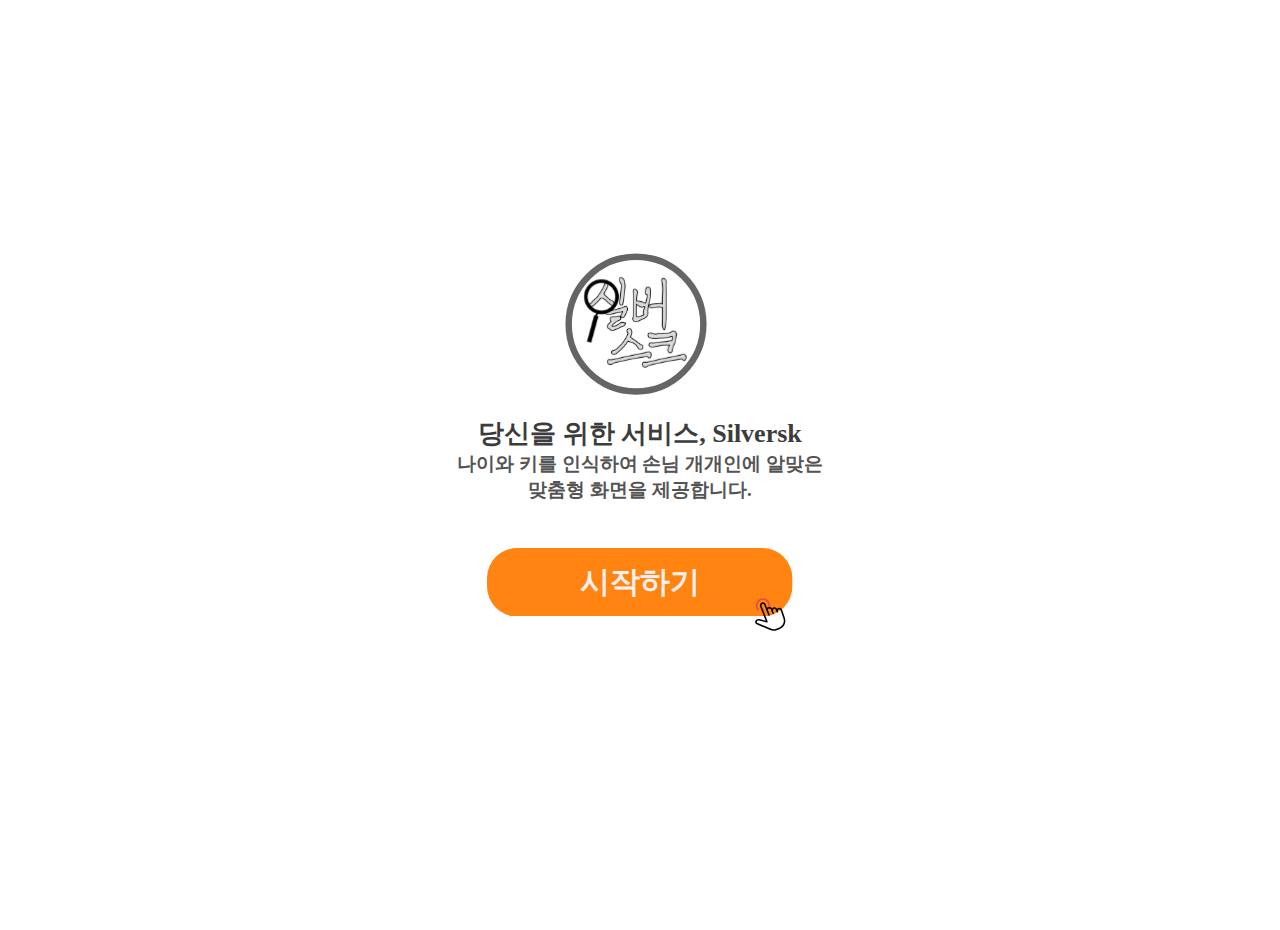
<file: index.html>
<!DOCTYPE html>
<html>
<head>
    <title>Test Box</title>
    <style>
        html, body {
            height: 100%;
            margin: 0;
            padding: 0;
            max-width: 428px;
            max-height: 926px;
            margin: 0 auto;
        }

        .container { 
            height: 100vh;
            display: flex;
            flex-direction: column;
            justify-content: center;
            align-items: center;
            position: relative;
            overflow: hidden;
            padding-bottom: 30px; /* Add padding-bottom here */
        }

        .headline {
            color: #3C3C3C;
            font-family: Inter;
            font-size: 26px;
            font-style: normal;
            font-weight: 600;
            line-height: normal;
        }

        .text {
            color: #545454;
            text-align: center;
            font-family: Inter;
            font-size: 19px;
            font-style: normal;
            font-weight: 600;
            line-height: normal;   
            margin-bottom: 5vh;         
        }

        .image {
            display: block;
            width: 175px;
            height: 175px;
            flex-shrink: 0;
            margin: 0 auto;
        }

        .image-button {
            cursor: pointer;
            position: relative;
           
            width: 305.388px;
            height: 68.577px;
        }

        .image-button img {
            width: 100%;
            height: 100%;
            object-fit: cover;
        }

        .image-button span {
            position: absolute;
            top: 50%;
            left: 50%;
            transform: translate(-50%, -50%);
            
            color: #FFF0F0;
            text-align: center;
            font-family: Inter;
            font-size: 30px;
            font-style: normal;
            font-weight: 700;
            line-height: normal;
            
        }
        .finger-image {
            position: relative;
            width: 50px;
            height: 38.636px;
            transform: translate(130px, -20px);
        }
    </style>
</head>
<body>
    <div class="container">
        <img class="image" src="svg/logo.svg">
        <div class="headline">당신을 위한 서비스, Silversk</div>
        <div class="text"><b>나이</b>와 <b>키</b>를 인식하여 손님 개개인에 알맞은<br>맞춤형 화면을 제공합니다.</div>
        <div class="image-button" id="imageButton">
            <img class="image" src="svg/startBtn.svg" alt="start_btn Image">
            <span>시작하기</span>
            
        </div>
        <div>
            <img class="finger-image" src="svg/finger.svg">
        </div>      
    </div>

    <script>
        
        function goToAnotherPage() {
            window.location.href = "pre-order.html";
        }

        const imageButton = document.getElementById("imageButton");
        
        imageButton.addEventListener("click", goToAnotherPage);
    </script>

</body>
</html>
</file>
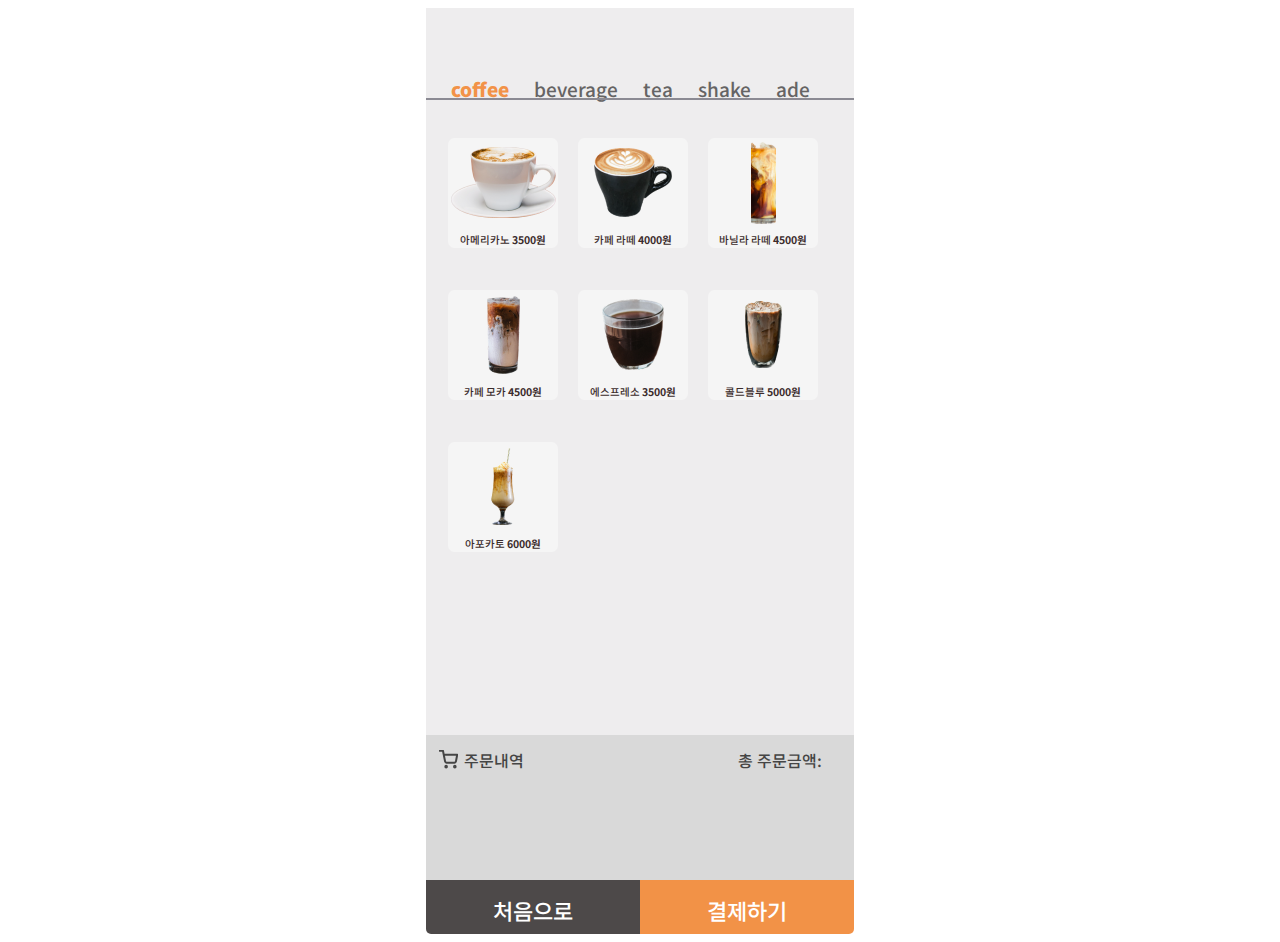
<file: basicMode-order.html>
<!DOCTYPE html>
<html>
<head>
    <title>Menu Board</title>
    <link rel="stylesheet" href="styles.css">
</head>
<body>
    <div class="full-screen">
        <div class="categories">
            <!--js로 추가됨-->
        </div>

        <div class="categories-hr"></div>

        <div class="menu-items">
            <!--js로 추가됨-->
        </div>

        <div class="basket">
            <div class="basket-index">
                <div class="order-section"> <!-- 새로운 div 추가 -->
                    <img src="src/svg/shopping-cart.svg">
                    <span class="order-detail">주문내역</span>
                </div>
                <span class="total-amount">총 주문금액: <span id="total-price"></span></span>
            </div>
            
            <div class="basket-menus">
                
            </div>
        </div>

        <div class="btn-container">
            <div class="back-btn">
                <p>처음으로</p>
            </div>
            <div class="order-btn">
                <p>결제하기</p>
            </div>
        </div>
        <div id="modal" class="modal">
            
        </div>

    </div> <!--full-screen-->
    <script src="basicMode-script.js"></script>
</body>
</html>
</file>
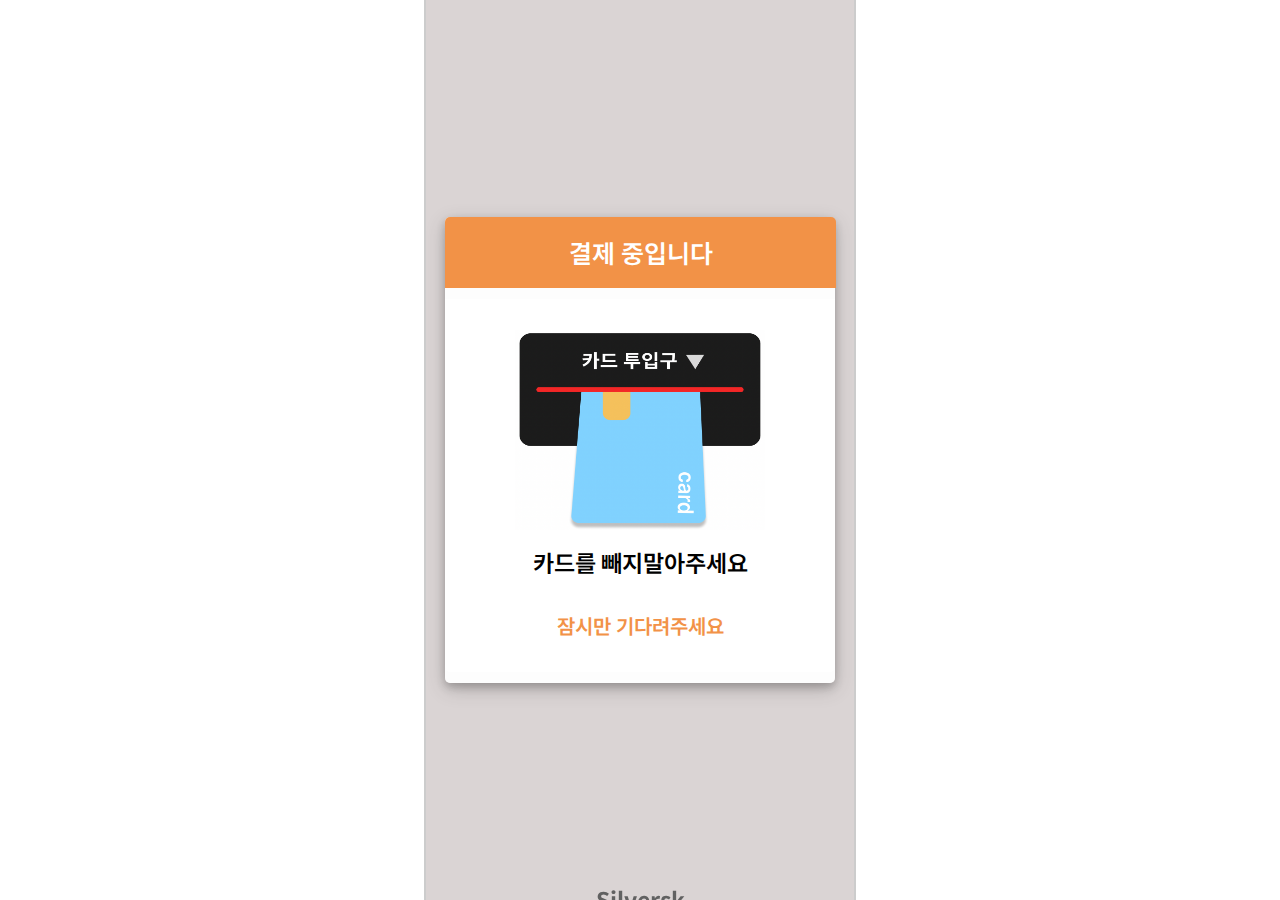
<file: creditcard.html>
<!DOCTYPE html>
<html lang="en">
<head>
    <title>Document</title>
    <style>
        @import url('https://fonts.googleapis.com/css2?family=Noto+Sans+KR&display=swap');
        @import url('https://fonts.googleapis.com/css2?family=Noto+Sans+KR:wght@700&display=swap');
        .fullscreen {            
            width: 428px;
            height: 926px;
            display: flex;
            flex-direction: column;
            justify-content: center;
            align-items: center;
            background-color: rgba(211, 204, 204, 0.85);
            border: solid 2px #ccc;
            position: fixed;
            top: 50%;
            left: 50%;
            transform: translate(-50%, -50%);
        }

        #silversk-modal {
            width: 389.665px;
            height: 466.063px;
            display: flex;
            flex-direction: column;
            background: rgba(255, 255, 255, 0.95);
            border-radius: 5px;
            box-shadow: 0 4px 8px 0 rgba(0, 0, 0, 0.2), 0 6px 20px 0 rgba(0, 0, 0, 0.19);
        }

        #silversk-modal-top{
            width: 391px;
            height: 71px;
            flex-shrink: 0;
            border-radius: 5px 5px 0px 0px;
            background: #F29247;

            display: flex;
            justify-content: center; /* 수평 방향 중앙 정렬 */
            align-items: center; /* 수직 방향 중앙 정렬 */

            color: #FFF;
            font-family: 'Noto Sans KR', sans-serif;
            font-size: 25px;
            font-style: normal;
            font-weight: 600;
            line-height: normal;
        }
        #silversk-modal-content {
            position: relative;
            border-radius: 0px 0px 5px 5px;
            background: #FFF;
            margin: auto;
            width: 389.665px;
            height: 372.338px;
            flex-shrink: 0;            
            /* box-shadow: 0 4px 8px 0 rgba(0,0,0,0.2),0 6px 20px 0 rgba(0,0,0,0.19); */
            /*-webkit-animation-name: animatetop;
            -webkit-animation-duration: 0.4s;
            animation-name: animatetop;
            animation-duration: 0.4s; */
            display: flex;
            flex-direction: column;
            align-items: center;
            justify-content: center;
        }
        #silversk-modal-content h1{
            color: #000;
            font-family: 'Noto Sans KR', sans-serif;
            font-size: 23px;
            font-style: normal;
            font-weight: 600;
            line-height: normal;
            text-align: center; /* 추가: 텍스트 가운데 정렬 */
                
            
        }
        #silversk-modal-content h2{
            color: #F29247;
            font-family: 'Noto Sans KR', sans-serif;
            font-size: 20px;
            font-style: normal;
            font-weight: 600;
            line-height: normal;
            margin-bottom: 31px;
            text-align: center; /* 추가: 텍스트 가운데 정렬 */
            
        }
        #image{
            width: 250px;
            height: 200px;
            flex-shrink: 0;
            margin-top: 30px;
           
        }
        .silversk-text {
            position: fixed;
            left: 50%;
            top: 95%;
            transform: translateX(-50%);
            color: #616161;
            font-family: 'Noto Sans KR', sans-serif;
            font-size: 23px;
            font-style: normal;
            font-weight: 700;
            line-height: normal;
        }

        .print{
            display: flex;
            flex-direction: row;
        }

        .print-bill{
            color: #FFF;
            font-family: 'Noto Sans KR', sans-serif;
            font-size: 23px;
            font-style: normal;
            font-weight: 600;
            line-height: normal;

            display: flex;
            justify-content: center; /* 수평 방향 중앙 정렬 */
            align-items: center; /* 수직 방향 중앙 정렬 */

            

            width: 164px;
            height: 61px;
            flex-shrink: 0;
            border-radius: 10px;
            background: #A3A5A8;
        }
        .print-ordernumber{
            color: #FFF;
            font-family: 'Noto Sans KR', sans-serif;
            font-size: 23px;
            font-style: normal;
            font-weight: 600;
            line-height: normal;

            display: flex;
            justify-content: center; /* 수평 방향 중앙 정렬 */
            align-items: center; /* 수직 방향 중앙 정렬 */

            margin-left: 24px;

            width: 164px;
            height: 61px;
            flex-shrink: 0;
            border-radius: 10px;
            background: #F29247;
        }
    </style>
</head>
<body>
    <div class ="fullscreen">
        <div id="silversk-modal" >
            <div id="silversk-modal-top">결제 중입니다</div>
            <div id="silversk-modal-content">
                <img id="image" src="src/payment_creditcard.png">
                <h1 id="basic-text">카드를 빼지말아주세요</h1>
                <h2 id="highlight-text">잠시만 기다려주세요</h2>          
            </div>
        </div>
        <h1 class="silversk-text">Silversk</h1>
    </div>
        

    <script>
        var silverskModalContent = document.getElementById("silversk-modal-content");

        //var top = document.getElementById("silversk-modal-top"); 왜인지 안먹어서 직접접근 함
        var image = document.getElementById("image");
        var basicText = document.getElementById("basic-text");
        var highlightText = document.getElementById("highlight-text");

        setTimeout(changeText, 3000);

        function changeText() {                
            document.getElementById("silversk-modal-top").textContent = "주문이 완료되었습니다"; //직접 접근
            basicText.textContent = "메뉴가 준비되면 안내해 드리겠습니다."; 
            highlightText.textContent = "주문 영수증을 출력하시겠습니까?"; 
            image.src = "src/bill.png";
            image.style.width = '220px';
            image.style.height = '140px';

            const print = document.createElement('div');
            print.classList.add('print');
            const printBill = document.createElement('div');
            printBill.classList.add('print-bill');
            printBill.textContent = '영수증만 출력';

            const printOrderNumber = document.createElement('div');
            printOrderNumber.classList.add('print-ordernumber');
            printOrderNumber.textContent = '주문번호만 출력';

            print.appendChild(printBill);
            print.appendChild(printOrderNumber);

            silverskModalContent.appendChild(print);

        }

    </script>
</body>
</html>
</file>
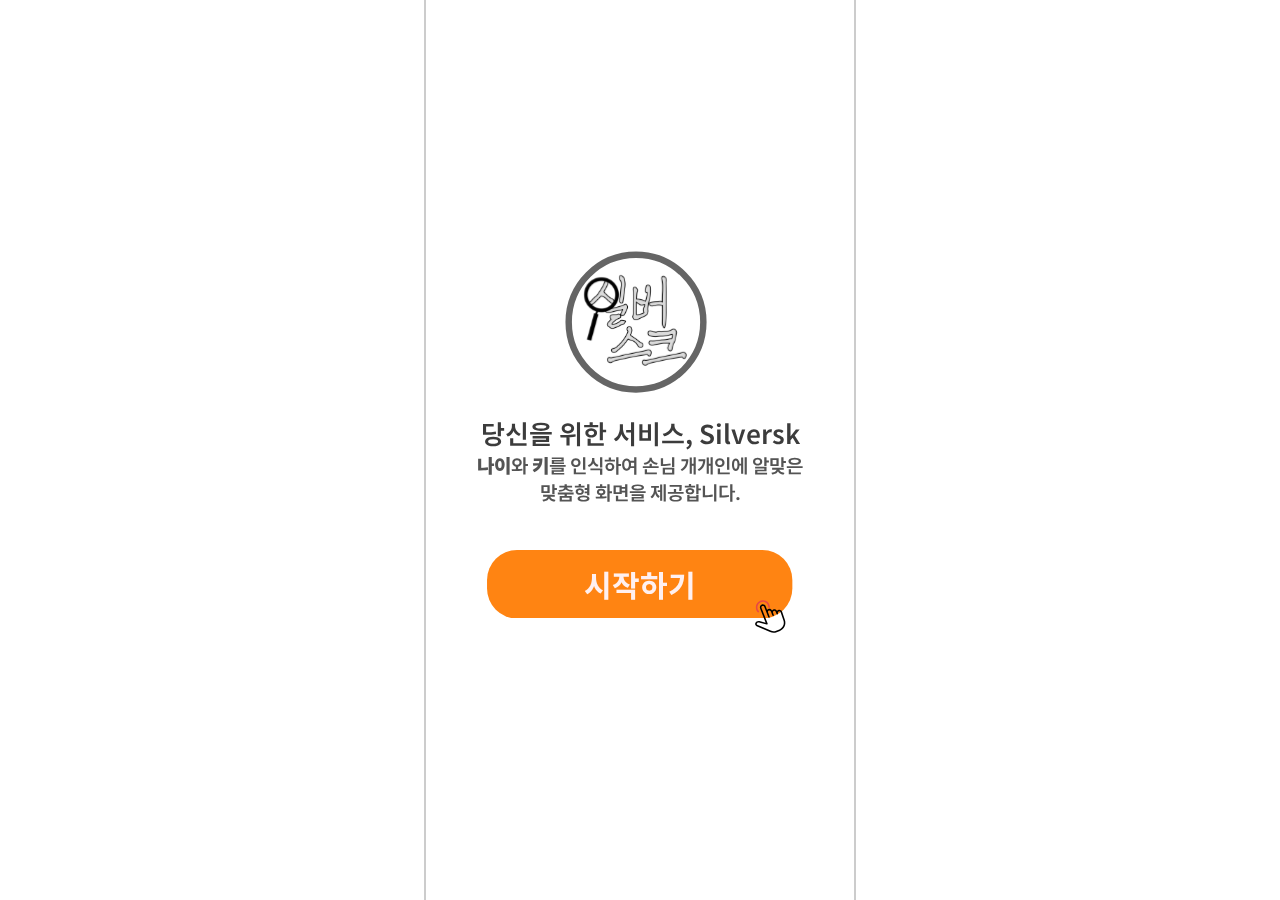
<file: intro.html>
<!DOCTYPE html>
<html>
<head>
    <title>Test Box</title>
    <style>
        @import url('https://fonts.googleapis.com/css2?family=Noto+Sans+KR&display=swap');
        .fullscreen { 
            width: 428px;
            height: 926px;
            display: flex;
            flex-direction: column;
            justify-content: center;
            align-items: center;
            border: solid 2px #ccc;
            position: fixed;
            top: 50%;
            left: 50%;
            transform: translate(-50%, -50%);
        }

        .headline {
            color: #3C3C3C;
            font-family: 'Noto Sans KR', sans-serif;
            font-size: 26px;
            font-style: normal;
            font-weight: 600;
            line-height: normal;
        }

        .text {
            color: #545454;
            text-align: center;
            font-family: 'Noto Sans KR', sans-serif;
            font-size: 19px;
            font-style: normal;
            font-weight: 600;
            line-height: normal;   
            margin-bottom: 5vh;         
        }

        .image {
            display: block;
            width: 175px;
            height: 175px;
            flex-shrink: 0;
            margin: 0 auto;
        }

        .image-button {
            cursor: pointer;
            position: relative;
           
            width: 305.388px;
            height: 68.577px;
        }

        .image-button img {
            width: 100%;
            height: 100%;
            object-fit: cover;
        }

        .image-button span {
            position: absolute;
            top: 50%;
            left: 50%;
            transform: translate(-50%, -50%);
            
            color: #FFF0F0;
            text-align: center;
            font-family: 'Noto Sans KR', sans-serif;
            font-size: 30px;
            font-style: normal;
            font-weight: 700;
            line-height: normal;
            
        }
        .finger-image {
            position: relative;
            width: 50px;
            height: 38.636px;
            transform: translate(130px, -20px);
        }
    </style>
</head>
<body>
    <div class="fullscreen">
        <img class="image" src="src/svg/logo.svg">
        <div class="headline">당신을 위한 서비스, Silversk</div>
        <div class="text"><b>나이</b>와 <b>키</b>를 인식하여 손님 개개인에 알맞은<br>맞춤형 화면을 제공합니다.</div>
        <div class="image-button" id="imageButton">
            <img class="image" src="src/svg/startBtn.svg" alt="start_btn Image">
            <span>시작하기</span>
            
        </div>
        <div>
            <img class="finger-image" src="src/svg/finger.svg">
        </div>      
    </div>

    <script>
        
        function goToAnotherPage() {
            window.location.href = "silverBot.html";
        }

        const imageButton = document.getElementById("imageButton");
        
        imageButton.addEventListener("click", goToAnotherPage);
    </script>

</body>
</html>
</file>
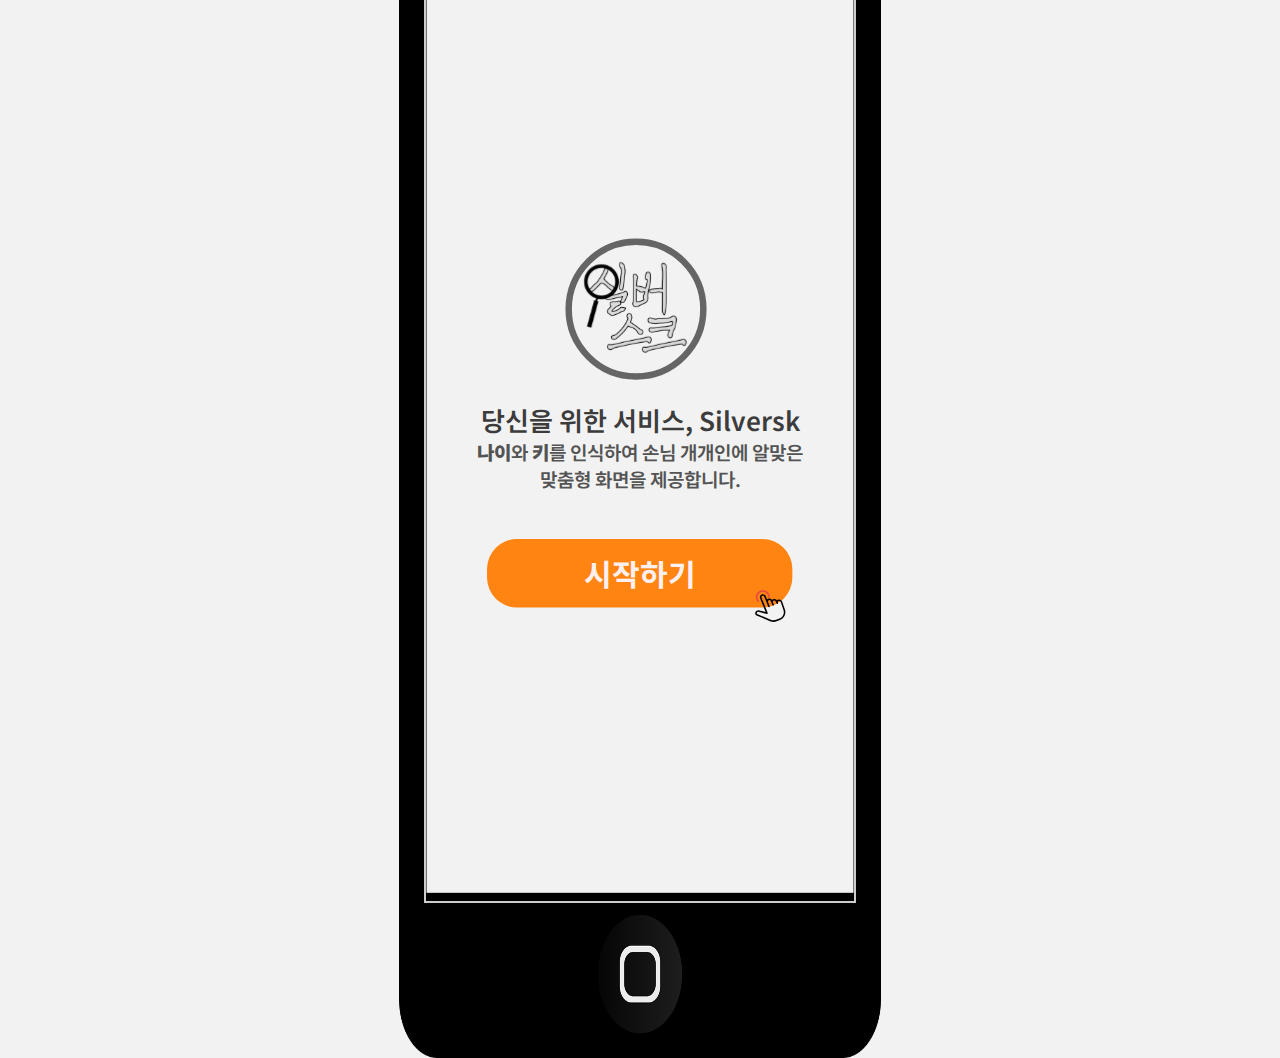
<file: order.html>
<!DOCTYPE html>
<html lang="en">
<head>
    <style>
        body {
            display: flex;
            justify-content: center;
            align-items: center;
            height: 100vh;
            background-color: #f2f2f2;
        }

        .kiosk {
            position: relative;
            width: 482px;
            height: 1200px;
        }

        .kiosk-image {
            position: absolute;
            width: 100%;
            height: 100%;
            z-index: 1;
        }

        .kiosk-screen {
            position: absolute;
            top: 105px;  /* Adjust these values to fit the iframe into the smartphone screen */
            left: 16px;
            width: 450px;
            height: 950px;
            z-index: 2;
        }

    </style>
</head>
<body>

<div class="kiosk">
    <img src="src/kiosk.png" alt="kiosk Image" class="kiosk-image">
    <iframe src="intro.html" frameborder="0" class="kiosk-screen"></iframe>
</div>

</body>
</html>
</file>
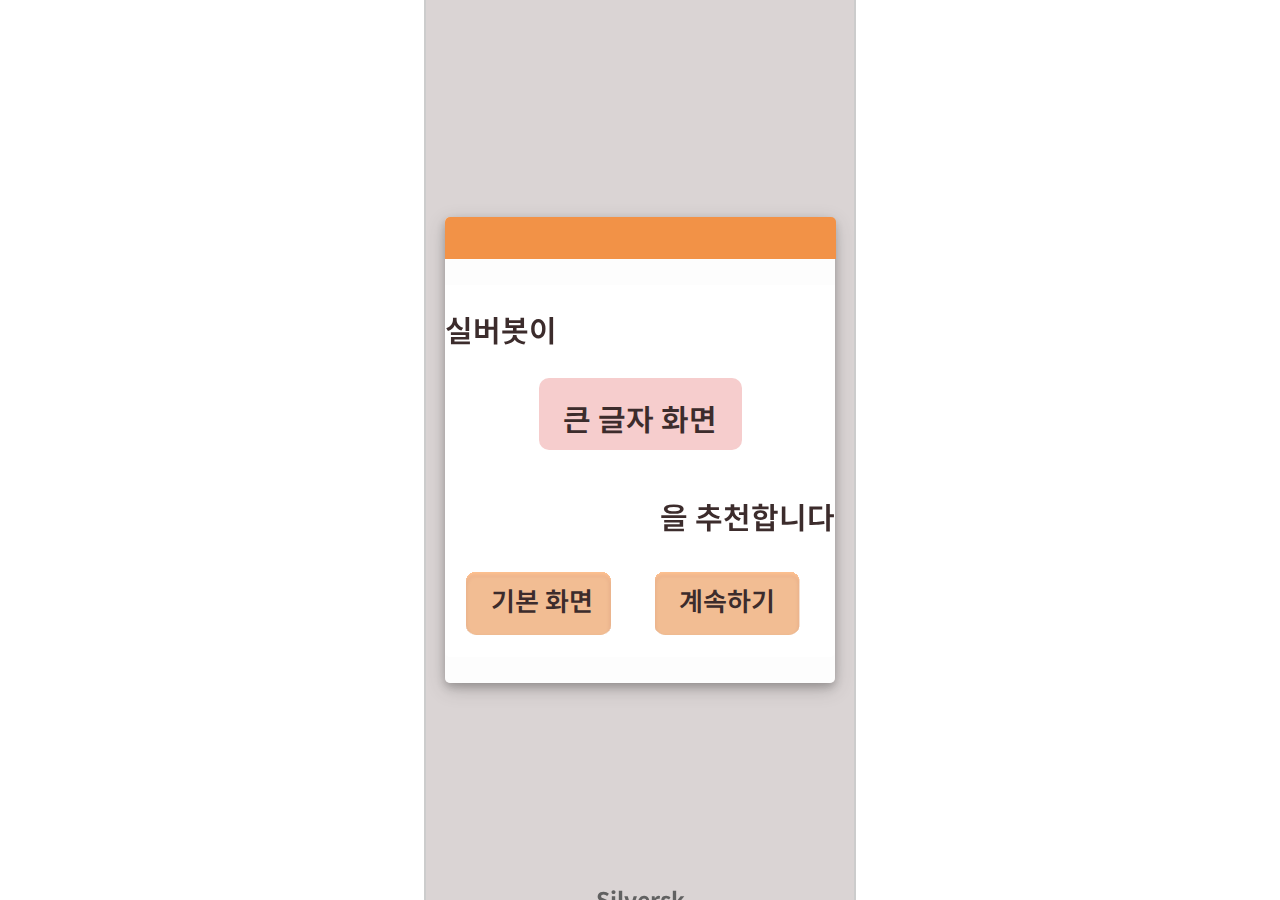
<file: recommend.html>
<!DOCTYPE html>
<html lang="en">
<head>
    <title>Document</title>
    <style>
        @import url('https://fonts.googleapis.com/css2?family=Noto+Sans+KR&display=swap');
        

        .fullscreen {            
            width: 428px;
            height: 926px;
            display: flex;
            flex-direction: column;
            justify-content: center;
            align-items: center;
            background-color: rgba(211, 204, 204, 0.85);
            border: solid 2px #ccc;
            position: fixed;
            top: 50%;
            left: 50%;
            transform: translate(-50%, -50%);
        }

        #silversk-modal {
            width: 389.665px;
            height: 466.063px;
            display: flex;
            flex-direction: column;
            background: rgba(255, 255, 255, 0.95);
            border-radius: 5px;
            box-shadow: 0 4px 8px 0 rgba(0, 0, 0, 0.2), 0 6px 20px 0 rgba(0, 0, 0, 0.19);
        }
        .silversk-modal-top{
            width: 391.31px;
            height: 41.998px;
            flex-shrink: 0;
            border-radius: 5px 5px 0px 0px;
            background: #F29247;
        }
        .silversk-modal-content {
            position: relative;
            border-radius: 0px 0px 5px 5px;
            background: #FFF;
            margin: auto;
            width: 389.665px;
            height: 372.338px;
            flex-shrink: 0;            
            /* box-shadow: 0 4px 8px 0 rgba(0,0,0,0.2),0 6px 20px 0 rgba(0,0,0,0.19); */
            /*-webkit-animation-name: animatetop;
            -webkit-animation-duration: 0.4s;
            animation-name: animatetop;
            animation-duration: 0.4s; */
            display: flex;
            flex-direction: column;
            align-items: center;
            justify-content: center;
            color: #3C2C2C;

            
        }
        .silversk-modal-content h1,
        .silversk-modal-content h2,
        .silversk-modal-content h3 {
            font-family: 'Noto Sans KR', sans-serif;
            font-size: 30px;
            font-style: normal;
            font-weight: 600;
            line-height: normal;
            display: inline-block; /* 수정: 인라인 블록 요소로 변경 */
            z-index: 2; 
            transform: translateY(-110%);
        }
        .silversk-modal-content h1 {
            margin-top: 10;
            align-self: flex-start;
        }
        .silversk-modal-content h2 {
            margin-top: 10;           
            text-align: center;
        }
        .silversk-modal-content h3 {
            margin-top: 10;
            align-self: flex-end;
        }
        .btn-container{
            display: flex;
            flex-direction: row;
        }
        .silversk-text {
            position: fixed;
            left: 50%;
            top: 95%;
            transform: translateX(-50%);
            color: #616161;
            font-family: 'Noto Sans KR', sans-serif;
            font-size: 23px;
            font-style: normal;
            font-weight: 700;
            line-height: normal;
        }
        .btn-image{
            width: 136px;
            height: 59px;
            flex-shrink: 0;
        }
        #basic-mode-btn {
            cursor: pointer;
            position: relative;
            flex-shrink: 0;
        
        }

        #basic-mode-btn img {
            width: 100%;
            height: 100%;
            object-fit: cover;
            transform: translate(-20%,-70%);
        }

        #basic-mode-btn span {
            position: absolute;
            top: 50%;
            left: 50%;
            transform: translate(-75%, -180%);
            
            color: #3C2C2C;
            font-family: 'Noto Sans KR', sans-serif;
            font-size: 26px;
            font-style: normal;
            font-weight: 600;
            line-height: normal;
            white-space: nowrap;
            
        }

        #continue-mode-btn {
            cursor: pointer;
            position: relative;
            flex-shrink: 0;
        }

        #continue-mode-btn img {
            width: 100%;
            height: 100%;
            object-fit: cover;
            transform: translate(10%,-70%);
        }

        #continue-mode-btn span {
            position: absolute;
            top: 50%;
            left: 50%;
            transform: translate(-35%, -180%);
            
            color: #3C2C2C;
            font-family: 'Noto Sans KR', sans-serif;
            font-size: 26px;
            font-style: normal;
            font-weight: 600;
            line-height: normal;
            white-space: nowrap;
            
        }
        .highlight{
            transform: translate(0px, 115px);
            z-index: 1;
        }
    </style>
</head>
<body>
    <div class="fullscreen">
        <div id="silversk-modal" >
            <div class="silversk-modal-top"></div>
            <div class="silversk-modal-content">
                <img class="highlight" src="src/svg/highlight.svg">
                <h1>실버봇이</h1> 
                <h2>큰 글자 화면</h2> 
                <h3>을 추천합니다</h3>   
                <div class="btn-container">
                    <div id="basic-mode-btn">
                        <img class="btn-image" src="src/svg/btn.svg" alr="basic_btn">
                        <span>기본 화면</span>
                    </div>
                    <div id="continue-mode-btn">
                        <img class="btn-image" src="src/svg/btn.svg" alr="continue_btn">
                        <span>계속하기</span>
                    </div>
                    <div id="continue">

                    </div>
                </div>
            </div>
        </div>

        <h1 class="silversk-text">Silversk</h1>
    </div>
    <script>

        function goToBasicMode() {
            window.location.href = "basicMode-order.html";
        }
        function goToSilverMode() {
            window.location.href = "silverMode-order.html";
        }

        const basicButton = document.getElementById("basic-mode-btn");
        const continueButton = document.getElementById("continue-mode-btn");
        
        basicButton.addEventListener("click", goToBasicMode);
        continueButton.addEventListener("click", goToSilverMode);
        

    </script>
</body>
</html>
</file>
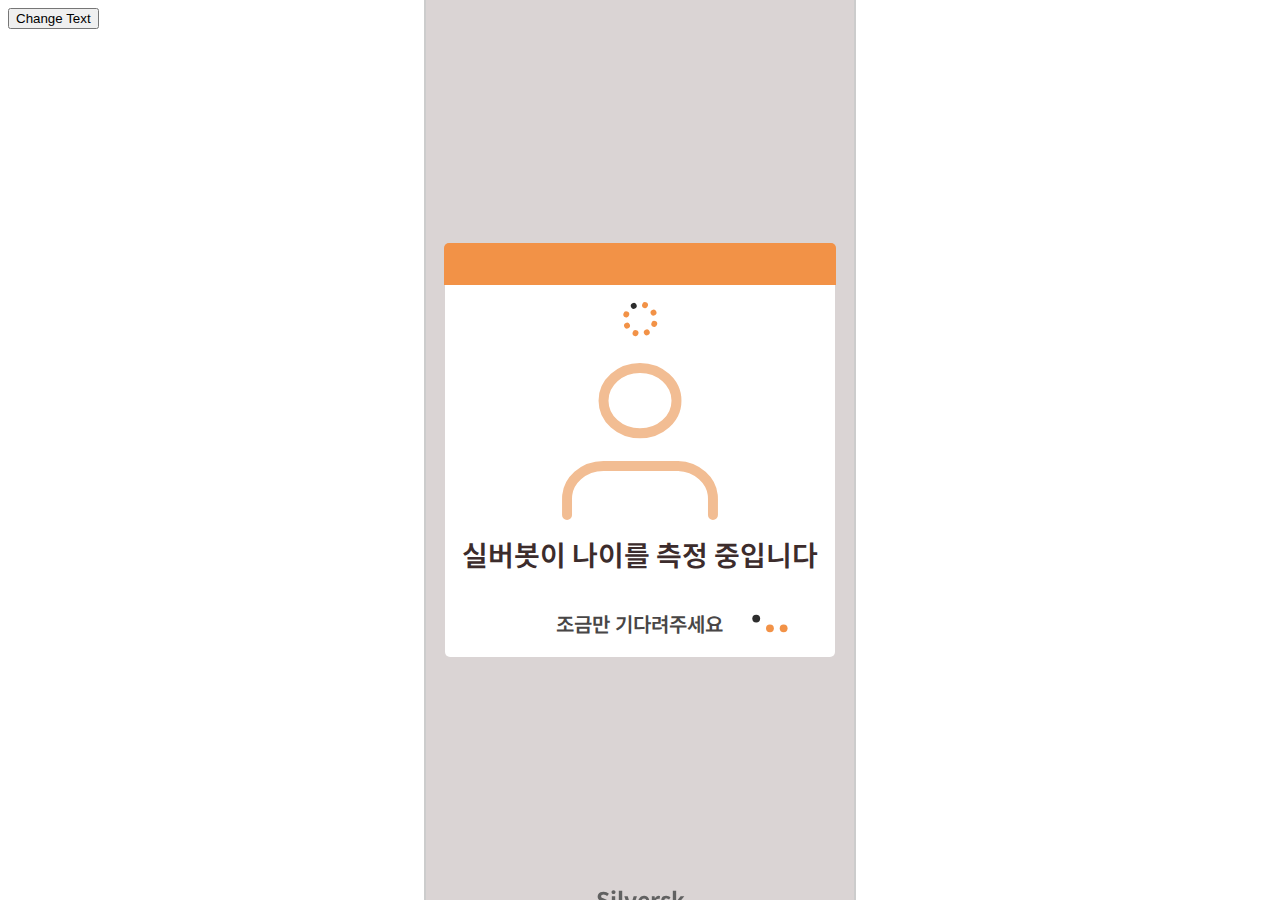
<file: silverBot.html>
<!DOCTYPE html>
<html lang="en">
<head>
    <title>Document</title>
    <style>
        @import url('https://fonts.googleapis.com/css2?family=Noto+Sans+KR&display=swap');

        .fullscreen {            
            width: 428px;
            height: 926px;
            display: flex;
            flex-direction: column;
            justify-content: center;
            align-items: center;
            background-color: rgba(211, 204, 204, 0.85);
            border: solid 2px #ccc;
            position: fixed;
            top: 50%;
            left: 50%;
            transform: translate(-50%, -50%);
        }

        .silversk-modal {
            width: 389.665px;
            height: 466.063px;
            display: flex;
            flex-direction: column;
            background: rgba(255, 255, 255, 0.95);
            border-radius: 5px;
            box-shadow: 0 4px 8px 0 rgba(0, 0, 0, 0.2), 0 6px 20px 0 rgba(0, 0, 0, 0.19);
        }
        .silversk-modal-top{
            width: 391.31px;
            height: 41.998px;
            flex-shrink: 0;
            border-radius: 5px 5px 0px 0px;
            background: #F29247;
            margin: auto;
        }
        .silversk-modal-content {
            position: relative;
            border-radius: 0px 0px 5px 5px;
            background: #FFF;
            margin: auto;
            width: 389.665px;
            height: 372.338px;
            flex-shrink: 0;            
            /* box-shadow: 0 4px 8px 0 rgba(0,0,0,0.2),0 6px 20px 0 rgba(0,0,0,0.19); */
            /*-webkit-animation-name: animatetop;
            -webkit-animation-duration: 0.4s;
            animation-name: animatetop;
            animation-duration: 0.4s; */
            display: flex;
            flex-direction: column;
            align-items: center;
            justify-content: center;
        }
        .silversk-modal-content h1{
            color: #3C2C2C;
            font-family: 'Noto Sans KR', sans-serif;
            font-size: 28px;
            font-style: normal;
            font-weight: 600;
            text-align: center; /* 추가: 텍스트 가운데 정렬 */
                
            
        }
        .silversk-modal-content h2{
            color: #484646;
            font-family: 'Noto Sans KR', sans-serif;
            font-size: 20px;
            font-style: normal;
            font-weight: 600;
            line-height: normal;
            margin-bottom: 31px;
            text-align: center; /* 추가: 텍스트 가운데 정렬 */
            
        }
        .circles-image{
            width: 48px;
            height: 48px;
            flex-shrink: 0;
            margin-top: 70px;
        }
        .user-image{
            width: 220px;
            height: 197px;
            flex-shrink: 0;
            margin-bottom: -25px;
        }
        .dots-image{
            width: 48px;
            height: 48px;
            flex-shrink: 0;
            transform: translate(130px, -65px);
        }
        .silversk-text {
            position: fixed;
            left: 50%;
            top: 95%;
            transform: translateX(-50%);
            color: #616161;
            font-family: 'Noto Sans KR', sans-serif;
            font-size: 23px;
            font-style: normal;
            font-weight: 700;
            line-height: normal;
        }
        .error-image{
            position: fixed;
            top: 50%;
            left: 50%;
            width: 101px;
            height: 89.033px;
            flex-shrink: 0;
            transform: translate(-50%, -50%);

        }
    </style>
</head>
<body>
    <div class="fullscreen">
        <div id="silversk-modal" >
            <div class="silversk-modal-top"></div>
            <div class="silversk-modal-content">
                <img class="circles-image" src="src/svg/silverBot/circles.svg">
                <img class="user-image" id="user-image">
                <h1 id="measure-text">실버봇이 나이를 측정 중입니다</h1>
                <h2 id="info-text">조금만 기다려주세요</h2>
                <img class="dots-image" src="src/svg/silverBot/dots.svg">          
            </div>
        </div>
        <h1 class="silversk-text">Silversk</h1>
    </div>
    <button onclick="changeText()">Change Text</button>
    <script>
        var silverskModal = document.getElementById("silversk-modal");
        silverskModal.style.display = "block";

        var userImage = document.getElementById("user-image");
        userImage.src = "src/svg/silverBot/user.svg"

        function changeText() {            
            var measureText = document.getElementById("measure-text");
            var infoText = document.getElementById("info-text");
            measureText.textContent = "실버봇이 측정하지 못했습니다"; 
            infoText.textContent = "조금만 앞으로 와주세요"; 
            userImage.src = "src/svg/silverBot/user_error.svg"
        }

    </script>
</body>
</html>
</file>
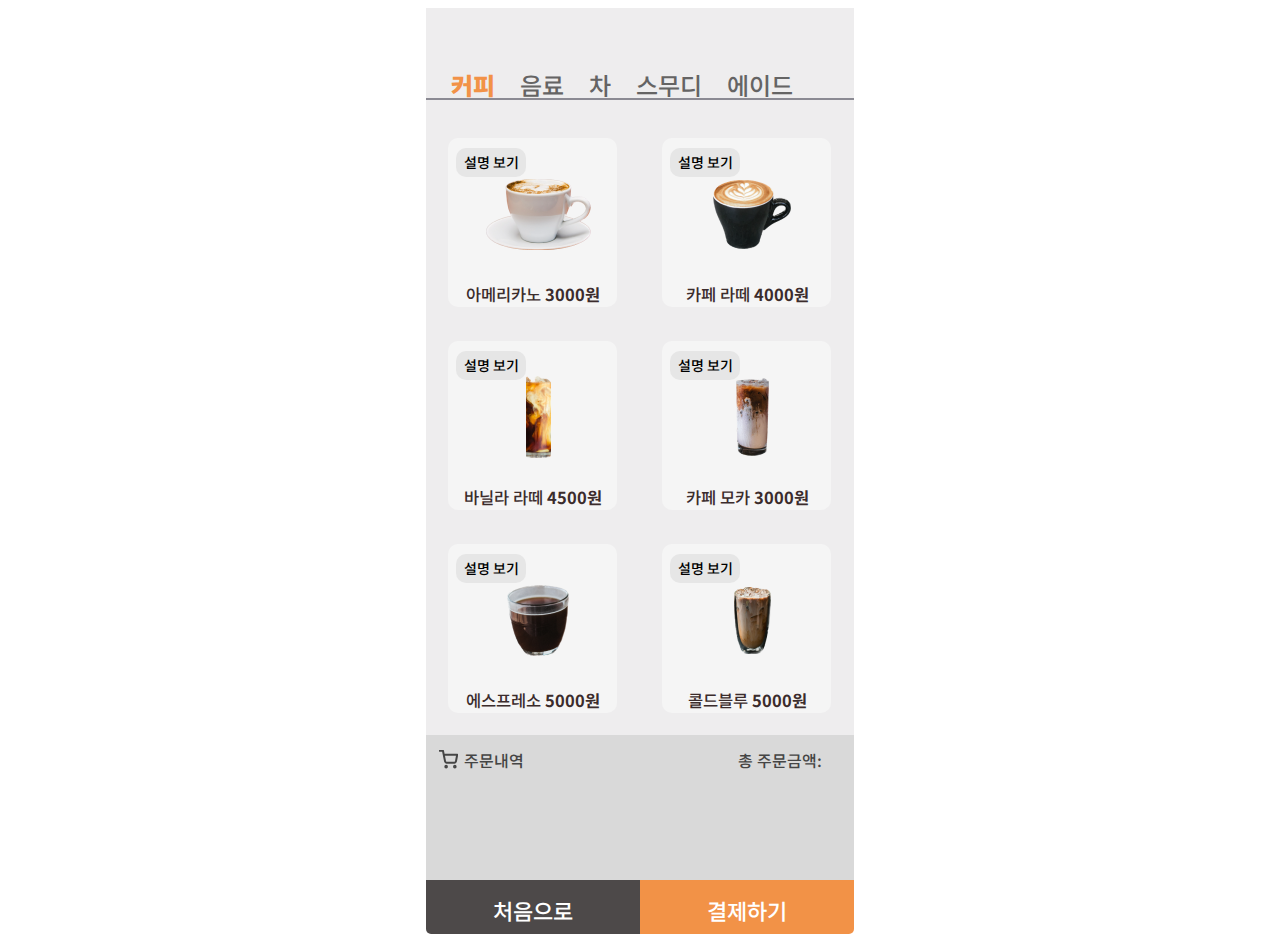
<file: silverMode-order.html>
<!DOCTYPE html>
<html>
<head>
    <title>Menu Board</title>
    <link rel="stylesheet" href="styles.css">
</head>
<body>
    <div class="full-screen">
        <div class="categories">
            <!--js로 추가됨-->
        </div>

        <div class="categories-hr"></div>

        <div class="menu-items">
            <!--js로 추가됨-->
        </div>

        <div class="basket">
            <div class="basket-index">
                <div class="order-section"> <!-- 새로운 div 추가 -->
                    <img src="src/svg/shopping-cart.svg">
                    <span class="order-detail">주문내역</span>
                </div>
                <span class="total-amount">총 주문금액: <span id="total-price"></span></span>
            </div>
            
            <div class="basket-menus">
                
            </div>
        </div>

        <div class="btn-container">
            <div class="back-btn">
                <p>처음으로</p>
            </div>
            <div class="order-btn">
                <p>결제하기</p>
            </div>
        </div>
        <div id="modal" class="modal">
            
        </div>

    </div> <!--full-screen-->
    <script src="silverMode-script.js"></script>
</body>
</html>
</file>
<file: styles.css>
@import url('https://fonts.googleapis.com/css2?family=Noto+Sans+KR&display=swap');

@import url('https://fonts.googleapis.com/css2?family=Noto+Sans+KR:wght@700&display=swap');




.full-screen {
    max-width: 428px;
    max-height: 926px;
    overflow: auto;
    margin: 0 auto;
    display: flex;
    flex-direction: column;
    position: relative; /* 추가 */
}
.categories-hr {
    position: absolute;
    height: 2px;
    width: 428px;
    background-color: rgb(139, 138, 147); /* 두 번째 구분선 색상 */
    margin-top: 90px;
}
.overlapping-hr {
    position: absolute;
    height: 3px;
    width: 4%;
    background-color: #f00; 
    margin-left: 19px;
    margin-top: 91px;
}

.categories {
    padding-left: 20px; padding-right: 3px; padding-bottom: 1px;
    display: flex;
    align-items: flex-end;
    flex-direction: row;
    background-color: #a8a4a732;
    height: 100px  /* 컨테이너 크기 (백그라운드 색깔범위) */
}
.categories h1{
    margin: 5px; margin-right: 20px;
    white-space: nowrap;/*글자커도 다음줄로 안넘어가게*/

    color: #656464;
    font-family: 'Noto Sans KR', sans-serif;
    font-size: 24px;
    font-style: normal;
    font-weight: 500;
    line-height: normal;
}

.menu-items {
    display: grid;
    grid-template-columns: 1fr 1fr;
    background-color: #a8a4a732;
    height: 636px;
    overflow-y: auto;
    
}

/*메뉴 상자*/
.image-container {
    position: relative;
    flex-shrink: 0;  
}

.image-container img:first-child  { /*안그러면 모두 영향받음*/
    width: 169px;
    height: 169px;
    margin-left: 22px;
    margin-top: 30px;
    
}
.basic-image-container {
    position: relative;
    flex-shrink: 0;  
    width: 110px;
    height: 110px;
    margin-left: 22px;
    margin-top: 30px;
}


.overlay {
    position: absolute;
    top: 0;
    left: 0;
    width: 100%;
    height: 100%;
    
    color: #fff;
    display: flex;
    flex-direction: column;
    justify-content: center;
    align-items: center;
}

.overlaymenu{
    position: relative;
    top: 0;
    left: 0;
    width: 100%;
    height: 100%;
    color: #fff;
    display: flex;
    justify-content: center;
    align-items: center;
}

.zoom-in-image {
    position: absolute;
    top: 40px;
    left: 30px;
    width: 70px;
    height: 29px;
    flex-shrink: 0;
    z-index: 1;
    border-radius: 10px;
    background: #E6E6E6;
    color: #000;

    font-family: 'Noto Sans KR', sans-serif;
    font-size: 14px;
    font-style: normal;
    font-weight: 500;
    line-height: normal;

    display: flex;
    justify-content: center; /* 수평 방향 중앙 정렬 */
    align-items: center; /* 수직 방향 중앙 정렬 */
}

.menu-image {
    margin-left: 10px;
    margin-top: 10px;
    object-fit: cover;
}




.overlayinfo{ /*이름,가격이 row로 정렬되게*/
    position: absolute;
    top: 0;
    left: 0;
    width: 100%;
    height: 100%;
    color: #fff;
    display: flex;
    flex-direction: row;
    justify-content: center;
    align-items: center;
    margin-top:85px;
}
.overlayinfo p1 {
    margin: 5px 0;
    color: #3B2C2C;
    font-family: 'Noto Sans KR', sans-serif;
    font-size: 16.5px;
    font-style: normal;
    font-weight: 500;
    line-height: normal;
}
.overlayinfo p2 {
    margin: 5px 0;
    color: #3B2C2C;
    font-family: 'Noto Sans KR', sans-serif;
    font-size: 16.5px;
    font-style: normal;
    font-weight: 700;
    line-height: normal;
}


.basket{
    width: 428px;
    height: 145px;
    display: flex;
    flex-direction: column;
    
    background: #D9D9D9;
}

.basket-index {
    width: 428px;
    height: 35px;
    display: flex;
    justify-content: space-between;
    align-items: center;
    
}

.basket-index img {
    width: 19px;
    height: 19px;
    margin-left: 13px;
    margin-right: 6px; /* 이미지와 주문내역 텍스트 사이의 간격 조정 */
    margin-top: 13px;
}
.basket-index span{
    color: #454545;
    font-family: 'Noto Sans KR', sans-serif;
    font-size: 16px;
    font-style: normal;
    font-weight: 500;
    line-height: normal;
    margin-right: 16px;
    margin-top: 15px;
}

.order-section {
    display: flex;
    align-items: center; /* 이미지와 텍스트를 수직 중앙 정렬 */
}


.basket-menus {
    width: 428px;
    height: 120px;
    display: flex;
    flex-direction: row;   
    background: #D9D9D9;
    position: relative;  /* 추가 */
    align-items: start;
    flex-wrap: wrap;
    overflow-x: auto; 
}

.basket-menu {
    width: 184px; 
    height: 88px;
    display: flex;
    flex-direction: row;
    border-radius: 10px;
    background: #F5F5F5;
    margin-left: 20px;
    margin-top: 12px;
    position: relative; /* 추가된 코드 */
}

.basket-menu-cancel {
    position: absolute; 
    top: 5px;  /* 상단과의 간격 */
    right: 5px;  /* 오른쪽과의 간격 */
}

.basket-menu-info {
    display: flex;
    flex-direction: column;
    position: relative;  
    margin-left: 12px;
    margin-top: 12px;
}

.basket-menu-info img{ 
    position: static;
    height: 35px;
    top: 0;  /* 추가 */
    left: 0;  /* 추가 */
}
.basket-menu-info p1{
    margin: 0;
    color: #3B2C2C;
    font-family: 'Noto Sans KR', sans-serif;
    font-size: 12px;
    font-style: normal;
    font-weight: 500;
    line-height: normal;
    
}
.basket-menu-info p2{
    margin: 0;
    color: #FF4308;
    font-family: 'Noto Sans KR', sans-serif;
    font-size: 12px;
    font-style: normal;
    font-weight: 500;
    line-height: normal;
    
}

.basket-menu-detail {
    display: flex;
    flex-direction: column;
    position: static;  /* 추가 */
    top: 0;  /* 추가 */
    left: 0;  /* 추가 */
}
.basket-menu-detail p {
    margin: 0; /* 마진을 0으로 설정하여 기본 마진을 제거합니다. */
    margin-left: 13px;
    height: 22px; /* 높이 값을 조절합니다. */
    color: #343434;
    font-family: 'Noto Sans KR', sans-serif;
    font-size: 12.5px;
    font-style: normal;
    font-weight: 500;
    line-height: normal;
    
}

.btn-container{
    display:flex;
    flex-direction: row;
}
.back-btn{
    width: 214px;
    height: 54px;
    flex-shrink: 0;
    border-radius: 0px 0px 0px 5px;
    background: #4D4949;
    
}
.back-btn p{
    color: #FFF;
    
    font-family: 'Noto Sans KR', sans-serif;
    font-size: 22px;
    font-style: normal;
    font-weight: 500;
    line-height: normal;
    margin-left: 67px;
    margin-top: 14px;
}
.order-btn{
    width: 214px;
    height: 54px;
    flex-shrink: 0;
    border-radius: 0px 0px 5px 0px;
    background: #F29247;
}
.order-btn p{
    color: #FFF;
    font-family: 'Noto Sans KR', sans-serif;
    font-size: 22px;
    font-style: normal;
    font-weight: 500;
    line-height: normal;
    margin-left: 67px;
    margin-top: 14px;
}


.modal {
    display: none; /* Hidden by default */
    position: absolute; /* 변경: 상대 위치 설정 */
    z-index: 1; /* Sit on top */
    left: 0;
    top: 0;
    width: 389px; /* Full width */
    height: 615px; /* Full height */
    flex-direction: column;
    border-radius: 0px 0px 5px 5px;
    background: #FFF;
    left: 50%; /* 위치를 화면 가운데로 */
    top: 50%; /* 위치를 화면 가운데로 */
    transform: translate(-50%, -50%); /* 화면 가운데 정렬 */

}

.detail-modal{
    display: flex;
    flex-direction: column;
}
.detail-modal-info{
    display: flex;
    flex-direction: column;
    align-items: center;
    border-radius: 5px 5px 0px 0px;
    background: #F5F5F5;
}
.detail-modal-info img{
    width: 200px;
    height: 170px;
    flex-shrink: 0;
}
.detail-modal-info h1{
    color: #3B2C2C;
    font-size: 20px;
    font-style: normal;
    font-weight: 700;
    line-height: normal;
    font-family: 'Noto Sans KR', sans-serif;
}
.detail-modal-info p{
    color: #3B2C2C;
    font-family: 'Noto Sans KR', sans-serif;
    font-size: 20px;
    font-style: normal;
    font-weight: 500;
    line-height: normal;
}



.detail-modal-detail{
    display: flex;
    flex-direction: column;
    border-radius: 10px;
    background: #D9D9D9;
}
.detail-modal-detail h1{
    color: #3B2C2C;
    font-family: 'Noto Sans KR', sans-serif;
    font-size: 20px;
    font-style: normal;
    font-weight: 700;
    line-height: normal;
    margin-left: 18px;
    margin-top: 15px;
}
.detail-modal-detail p1{
    color: #3B2C2C;
    font-family: 'Noto Sans KR', sans-serif;
    font-size: 20px;
    font-style: normal;
    font-weight: 500;
    line-height: normal;
    margin-left: 18px;
    margin-top: 10px;
}
.detail-modal-detail p2{
    color: #FF2626;
    font-family: 'Noto Sans KR', sans-serif;
    font-size: 20px;
    font-style: normal;
    font-weight: 500;
    line-height: normal;
    margin-left: 18px;
    margin-top: 15px;
    margin-bottom: 15px;
}

.detail-modal-btn{
    display: flex;
    flex-direction: row;
}
.detail-modal-btn-back{
    border-radius: 0px 0px 0px 5px;
    background: #4D4949;
    height: 60px; /* 예시: 높이를 50px로 지정 */
    width: 50%;

    color: #FFF;
    font-family: 'Noto Sans KR', sans-serif;
    font-size: 22px;
    font-style: normal;
    font-weight: 600;
    line-height: normal;

    display: flex;
    justify-content: center; /* 수평 방향 중앙 정렬 */
    align-items: center;
    
}
.detail-modal-btn-choice{
    border-radius: 0px 0px 5px 0px;
    background: #F29247;
    height: 60px; /* 예시: 높이를 50px로 지정 */
    width: 50%;

    color: #FFF;
    font-family: 'Noto Sans KR', sans-serif;
    font-size: 22px;
    font-style: normal;
    font-weight: 600;
    line-height: normal;

    display: flex;
    justify-content: center; /* 수평 방향 중앙 정렬 */
    align-items: center;
}

.option-modal{
    display: flex;
    flex-direction: column;
}
.option-modal-headline{
    height: 71px; /* 예시: 높이를 50px로 지정 */
    width: 391px;
    border-radius: 5px 5px 0px 0px;
    background: #F29247;
    display: flex;
    justify-content: center;  /* 수평 중앙 정렬 */
    align-items: center;
}
.option-modal-headline h{
    width: 100%;           
    text-align: center; 
    color: #FFF;
    font-family: 'Noto Sans KR', sans-serif;
    font-size: 28.5px;
    font-style: normal;
    font-weight: 600;
    line-height: normal;
}
.option-modal-container{
    display: flex;
    flex-direction: row;
    width: 100%;  
    height: 455px;
}
.option-modal-info-container{
    display: flex;
    flex-direction: column;
    margin-top: 107px;
    margin-left: 12px;
}
.option-modal-info{
    display: flex;
    flex-direction: column;
    justify-content: center; 
    align-items: center;
    width: 169px;
    height: 169px;
    flex-shrink: 0;
    
    border-radius: 10px;
    background: #F5F5F5;
}
.option-modal-info img{
    width: 105px;
    height: 71px;
    flex-shrink: 0;
    margin: auto; 
}
.option-modal-info h{
    color: #3B2C2C;
    font-family: 'Noto Sans KR', sans-serif;
    font-size: 17px;
    font-style: normal;
    font-weight: 600;
    line-height: normal;
    text-align: center; 
}
.option-modal-info-price {
    color: #3B2C2C;
    font-family: 'Noto Sans KR', sans-serif;
    font-size: 20px;
    font-style: normal;
    font-weight: 600;
    line-height: normal;
    text-align: center; 
    margin-top: 29px;
}
.option-modal-option{
    display: flex;
    flex-direction: column;
    height: 100%; /* 예시: 높이를 50px로 지정 */
    width: 50%;
    margin-top: 14px;
    margin-left: 16px;
}
.option-modal-option h{
    color: #130202;
    font-family:'Noto Sans KR', sans-serif;
    font-size: 15px;
    font-style: normal;
    font-weight: 600;
    line-height: normal;
    margin-top: 10px;
    margin-bottom: 10px;
}
.option-modal-option-choice{
    display: flex;
    flex-direction: row;
}
.option-modal-btn{
    display: flex;
    flex-direction: row;
}
.option-modal-back-btn{
    width: 144px;
    height: 61px;
    flex-shrink: 0;
    border-radius: 10px;
    background: #4C4949;
    margin-left: 30px;
    margin-right: 40px;

    color: #FFF;
    font-family: 'Noto Sans KR', sans-serif;
    font-size: 25px;
    font-style: normal;
    font-weight: 600;
    line-height: normal;

    display: flex;
    justify-content: center; /* 수평 방향 중앙 정렬 */
    align-items: center; /* 수직 방향 중앙 정렬 */
}
.option-modal-basket-btn{
    width: 144px;
    height: 61px;
    flex-shrink: 0;
    border-radius: 10px;
    background: #F29247;

    color: #FFF;
    font-family: 'Noto Sans KR', sans-serif;
    font-size: 25px;
    font-style: normal;
    font-weight: 600;
    line-height: normal;

    display: flex;
    justify-content: center; /* 수평 방향 중앙 정렬 */
    align-items: center; /* 수직 방향 중앙 정렬 */
}
.boxContainer {
    position: relative;
    width: 58px;
    height: 60px;
    
}
.boxContainer:hover {  /* 버튼이 눌렸을 때의 스타일 */
    box-shadow: 2px 1px 5px -3px #333;
}
.boxContainer:active {  /* 버튼이 눌렸을 때의 스타일 */
    box-shadow: 0 5px 5px -5px #333;
}


.boxImg {
    width: 58px;
    height: 65px;
    display: flex;
    flex-direction: column;
    align-items: center;
    justify-content: center;
    position: relative;
}

.optionImg {
    width: auto;
    height: auto;
    max-width: 65%;
    max-height: 65%;
    object-fit: contain;
    margin-bottom: 7px; /* 여기서 margin 값을 조절하여 간격을 변경 */
}

.boxImg span {
    color: #130202;
    font-family: 'Noto Sans KR', sans-serif;
    font-size: 8.5px;
    font-style: normal;
    font-weight: 600;
    line-height: normal;
    position: absolute; 
    bottom: 7px;  /* 여기서 bottom 값을 조절하여 span의 위치를 변경 */
    width: 100%;
    text-align: center;
}



.ordercheck-modal{
    display: flex;
    flex-direction: column;
}
.ordercheck-modal-headerline{
    width: 391px;
    height: 71px;
    flex-shrink: 0;

    border-radius: 5px 5px 0px 0px;
    background: #F29247;

    display: flex;
    justify-content: center; /* 수평 방향 중앙 정렬 */
    align-items: center;
    color: #FFF;
    font-family: 'Noto Sans KR', sans-serif;
    font-size: 28.5px;
    font-style: normal;
    font-weight: 600;
    line-height: normal;


}
.orderlist{
    display: flex;
    flex-direction: column;
}
.orderdetail{
    display: flex;
    flex-direction: row;

    width: 344px;
    height: 130px;
    flex-shrink: 0;

    border-radius: 10px;
    background: #F5F5F5;

    margin-top: 33px;
    margin-left: 23px;
}
.orderdetail-img{
    height: 90px;
    width: 100px;
}

.basic-orderdetail{
    display: flex;
    flex-direction: column;
    position: relative;

    width: 110px;
    height: 110px;
    flex-shrink: 0;

    border-radius: 10px;
    background: #F5F5F5;

    margin-top: 33px;
    margin-left: 23px;
}

.basic-orderdetail img{
    width : 50%;
    height :50%;
    position :absolute;
    top : 0;
    transform: translate(50%,10%);
}

.orderdetail-img img{
    height: 90%;
    width: 90%;

    margin-left: 50px;
    margin-top: 25px;
}
.orderdetail-text{
    display: flex;
    flex-direction: column;
    margin-bottom:  -10px; 
}
.orderdetail-text p{
    display: flex;
    flex-direction: column;
    color: #000;
    font-family: 'Noto Sans KR', sans-serif;
    font-size: 24px;
    font-style: normal;
    font-weight: 700;
    line-height: normal;
    margin-left: 100px;
}

.basic-orderdetail-text{
    position : absolute; 
    top :50%;
    transform: translate(45%,-10%);
}
.basic-orderdetail-text p{
    
    color: #000;
    font-family: 'Noto Sans KR', sans-serif;
    font-size: 15px;
    font-style: normal;
    font-weight: 700;
    line-height: normal;
}

.orderdetail-text-value{
    display: flex;
    flex-direction: row;
}

.orderdetail-text-value p1{
    color: #F29247;
    font-family: 'Noto Sans KR', sans-serif;
    font-size: 24px;
    font-style: normal;
    font-weight: 700;
    line-height: normal;
    margin-left: 85px;
}
.orderdetail-text-value p2{
    color: #000;
    font-family: 'Noto Sans KR', sans-serif;
    font-size: 24px;
    font-style: normal;
    font-weight: 700;
    line-height: normal;
    margin-left: 6px;
}
.basic-orderdetail-text-value{
    display: flex;
    flex-direction: row;
    position: absolute;
    top:80%;
    transform: translate(20%,-10%);
}

.basic-orderdetail-text-value p1{
    color: #F29247;
    font-family: 'Noto Sans KR', sans-serif;
    font-size: 15px;
    font-style: normal;
    font-weight: 700;
    line-height: normal;
}
.basic-orderdetail-text-value p2{
    color: #000;
    font-family: 'Noto Sans KR', sans-serif;
    font-size: 15px;
    font-style: normal;
    font-weight: 700;
    line-height: normal;
    margin-left: 9px;
}

.order-hr {

    height: 1px;
    width: 389px;
    background: #525252;
    margin-top: 32px;
}
.orderresult{
    display: flex;
    flex-direction: row;
}

.orderresult h1{
    color: #000;
    font-family: 'Noto Sans KR', sans-serif;
    font-size: 24px;
    font-style: normal;
    font-weight: 600;
    line-height: normal;
    margin-left: 30px;
}
.orderresult h2{
    color: #F29247;
    font-family: 'Noto Sans KR', sans-serif;
    font-size: 24px;
    font-style: normal;
    font-weight: 600;
    line-height: normal;
}

.order-btn-container{
    display: flex;
    flex-direction: row;
}
.order-btn-back{
    width: 144px;
    height: 61px;
    flex-shrink: 0;
    border-radius: 10px;
    background: #4C4949;
    margin-left: 31px;
    display: flex;
    justify-content: center; /* 수평 방향 중앙 정렬 */
    align-items: center; /* 수직 방향 중앙 정렬 */

    color: #FFF;
    font-family: 'Noto Sans KR', sans-serif;
    font-size: 25px;
    font-style: normal;
    font-weight: 600;
    line-height: normal;
}
.order-btn-continue{
    width: 144px;
    height: 61px;
    flex-shrink: 0;
    border-radius: 10px;
    background: #F29247;
    margin-left: 41px;
    display: flex;
    justify-content: center; /* 수평 방향 중앙 정렬 */
    align-items: center; /* 수직 방향 중앙 정렬 */

    color: #FFF;
    font-family: 'Noto Sans KR', sans-serif;
    font-size: 25px;
    font-style: normal;
    font-weight: 600;
    line-height: normal;
}

.payment{
    display: flex;
    flex-direction: column;
}
.payment-index{
    display: flex;
    flex-direction: row;
}
.payment-index-text{
    display: flex;
    flex-direction: column;
    width: 98px;
    height: 62px;
    margin-left: 30px;
    
}
.payment-index-text h1{
    color: #000;
    font-family: 'Noto Sans KR', sans-serif;
    font-size: 20px;
    font-style: normal;
    font-weight: 600;
    line-height: normal;
}
.payment-index-text h2{
    color: #F29247;
    font-family: 'Noto Sans KR', sans-serif;
    font-size: 20px;
    font-style: normal;
    font-weight: 600;
    line-height: normal;
    margin-top: -5px;
    display: flex;
    align-Items :center;
    justify-Content: center;
}

.payment-method{
    display: flex;
    flex-direction: row;
}
.payment-method-option{
    display: flex;
    flex-direction: column;
    position: relative;

    margin-left: 35px;
    margin-bottom: 47px;
    margin-top: 40px;

    width: 138px;
    height: 136px;
    flex-shrink: 0;

    border: 1px solid #D9D9D9;
    background: #FFF;

    align-Items :center;
    justify-Content: center;
}

.payment-method-option img{
    width: 65%;
    height: 65%;
    object-fit: cover;
}
.payment-method-option h1{
    color: #000;
    font-family: 'Noto Sans KR', sans-serif;
    font-size: 20px;
    font-style: normal;
    font-weight: 600;
    line-height: normal;
}
.payment-cancel-btn{
    border-radius: 10px;
    background: #4C4949;

    width: 144px;
    height: 61px;
    flex-shrink: 0;

    color: #FFF;
    font-family: 'Noto Sans KR', sans-serif;
    font-size: 25px;
    font-style: normal;
    font-weight: 600;
    line-height: normal;

    display: flex;
    justify-content: center; /* 수평 방향 중앙 정렬 */
    align-items: center; /* 수직 방향 중앙 정렬 */

    margin-left: 123px;
}
</file>
